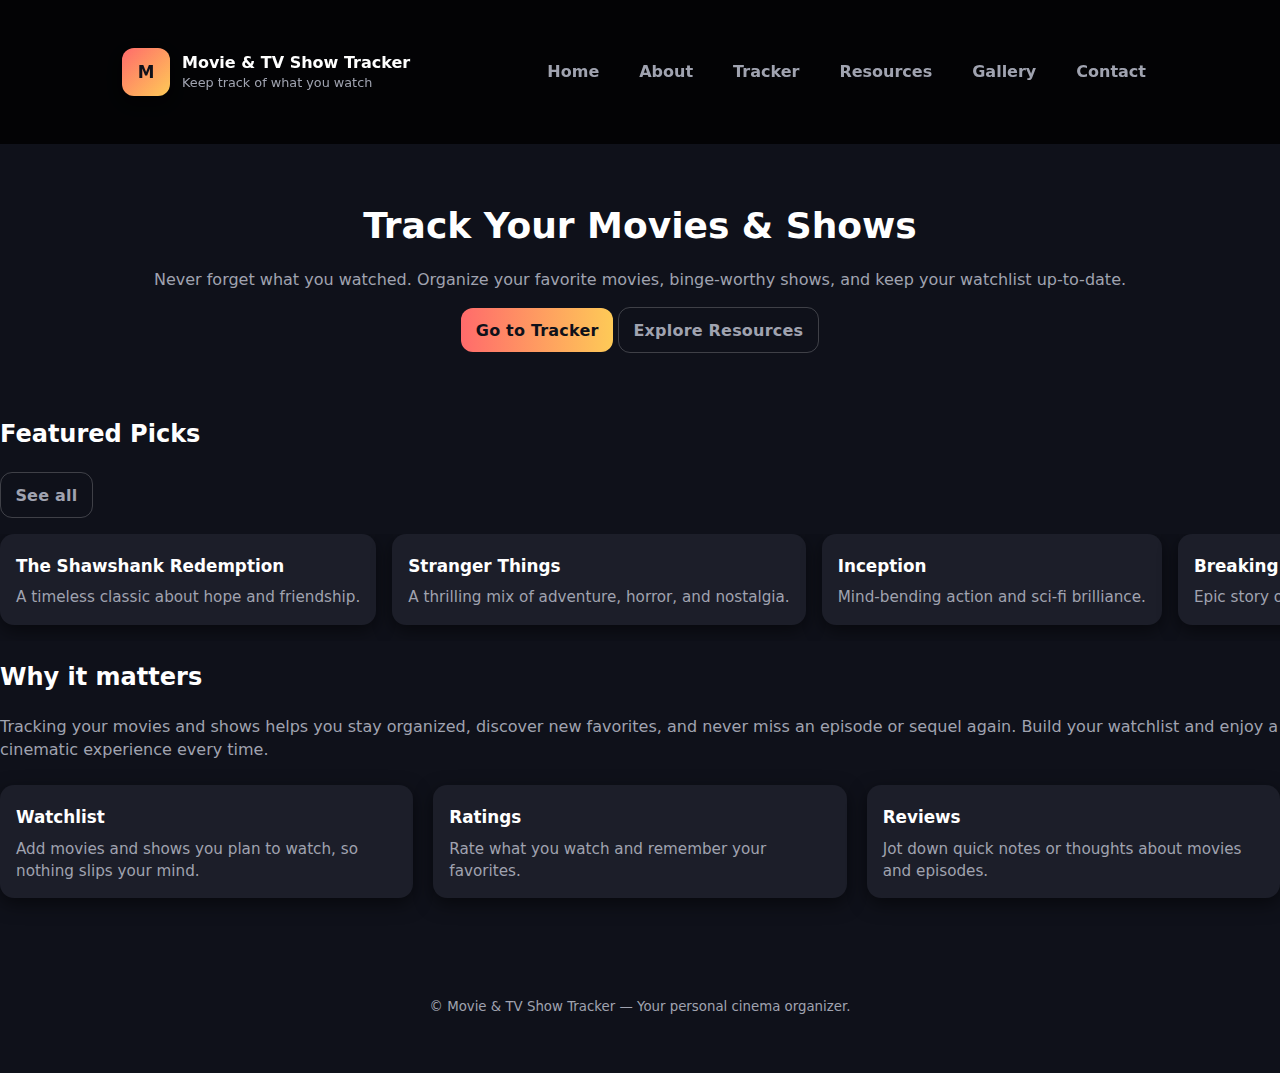
<file: index.html>
<!doctype html>
<html lang="en">
<head>
  <meta charset="utf-8" />
  <meta name="viewport" content="width=device-width,initial-scale=1" />
  <title>Movie & TV Show Tracker</title>
  <link rel="stylesheet" href="styles.css">
</head>
<body>
  <!-- Header / Nav -->
  <header class="site-header">
    <div class="container nav">
      <a class="brand" href="index.html">
        <div class="logo">M</div>
        <div>
          <div style="font-weight:800">Movie & TV Show Tracker</div>
          <div style="font-size:.8rem;color:var(--muted)">Keep track of what you watch</div>
        </div>
      </a>
      <nav class="navlinks">
        <a href="index.html">Home</a>
        <a href="about.html">About</a>
        <a href="tracker.html">Tracker</a>
        <a href="resources.html">Resources</a>
        <a href="gallery.html">Gallery</a>
        <a href="contact.html">Contact</a>
      </nav>
    </div>
  </header>

  <!-- Hero Section -->
  <section class="hero full-width-hero" style="background-image: url('https://images.unsplash.com/photo-1517602302552-471fe67acf66?q=80&w=1600&auto=format&fit=crop');">
    <div class="hero-overlay">
      <div class="hero-text container">
        <h1>Track Your Movies & Shows</h1>
        <p class="lead">Never forget what you watched. Organize your favorite movies, binge-worthy shows, and keep your watchlist up-to-date.</p>
        <div class="cta-row">
          <a href="tracker.html" class="btn btn-primary">Go to Tracker</a>
          <a href="resources.html" class="btn btn-ghost">Explore Resources</a>
        </div>
      </div>
    </div>
  </section>

  <!-- Featured Picks -->
  <section class="section">
    <div class="section-header">
      <h2>Featured Picks</h2>
      <a href="resources.html" class="btn btn-ghost">See all</a>
    </div>
    <div class="carousel">
      <div class="card-carousel">
        <div class="card">
          <h3>The Shawshank Redemption</h3>
          <p>A timeless classic about hope and friendship.</p>
        </div>
        <div class="card">
          <h3>Stranger Things</h3>
          <p>A thrilling mix of adventure, horror, and nostalgia.</p>
        </div>
        <div class="card">
          <h3>Inception</h3>
          <p>Mind-bending action and sci-fi brilliance.</p>
        </div>
        <div class="card">
          <h3>Breaking Bad</h3>
          <p>Epic story of transformation and suspense.</p>
        </div>
      </div>
    </div>
  </section>

  <!-- Why Track -->
  <section class="section why-track">
    <h2>Why it matters</h2>
    <p class="lead">Tracking your movies and shows helps you stay organized, discover new favorites, and never miss an episode or sequel again. Build your watchlist and enjoy a cinematic experience every time.</p>
  </section>

  <!-- Quick Tips -->
  <section class="section quick-tips">
    <div class="grid">
      <div class="card">
        <h3>Watchlist</h3>
        <p>Add movies and shows you plan to watch, so nothing slips your mind.</p>
      </div>
      <div class="card">
        <h3>Ratings</h3>
        <p>Rate what you watch and remember your favorites.</p>
      </div>
      <div class="card">
        <h3>Reviews</h3>
        <p>Jot down quick notes or thoughts about movies and episodes.</p>
      </div>
    </div>
  </section>

  <!-- Footer -->
  <footer class="site-footer">
    <div class="container"><small>© Movie & TV Show Tracker — Your personal cinema organizer.</small></div>
  </footer>
</body>
</html>
</file>
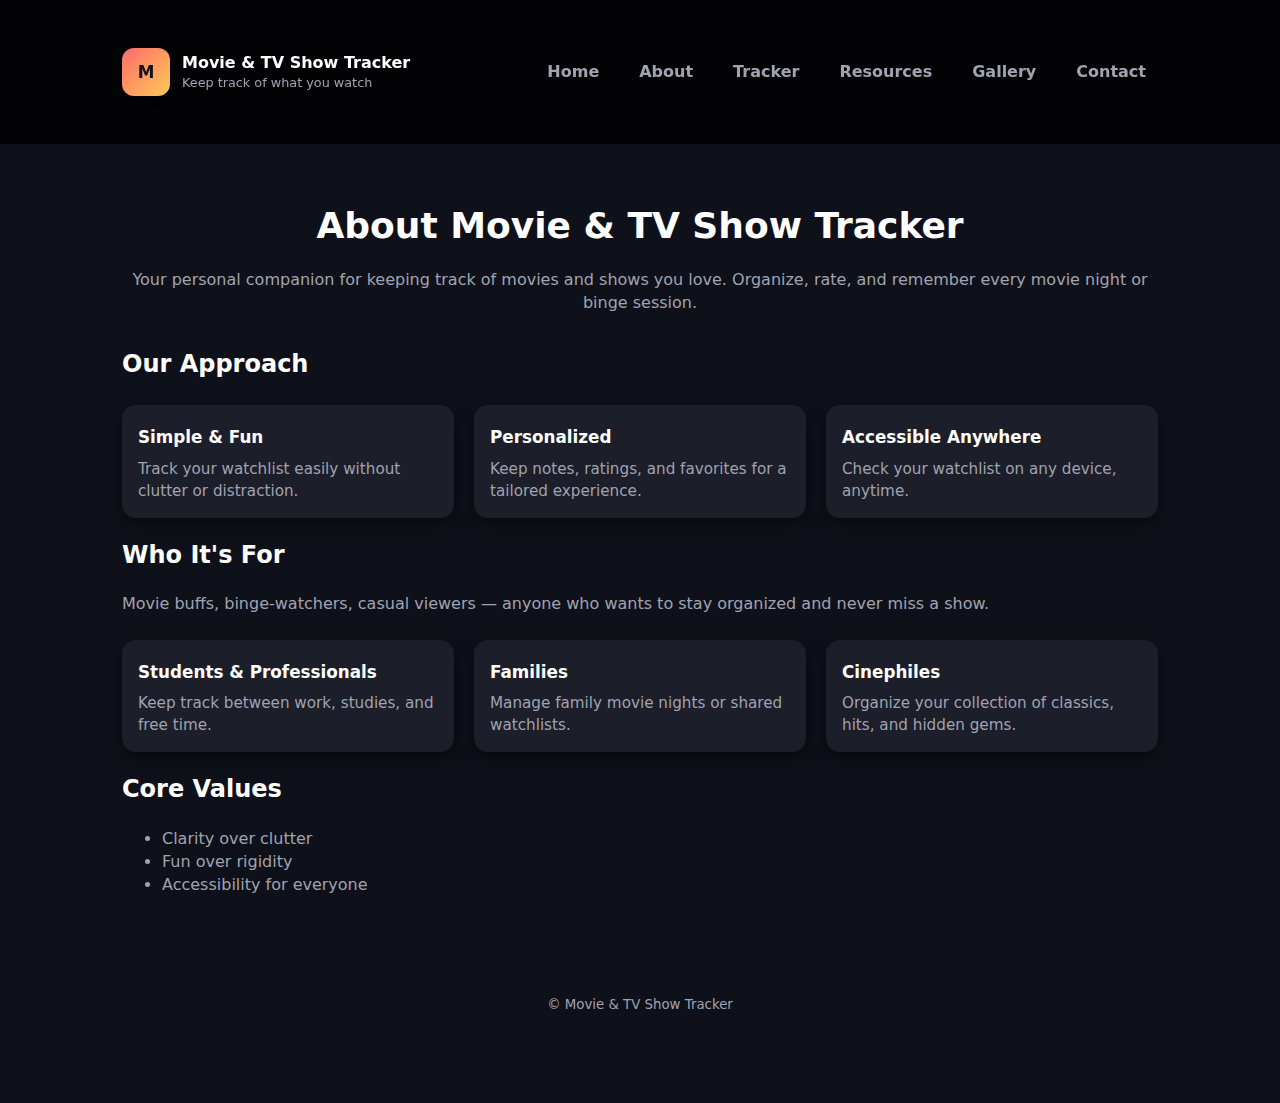
<file: about.html>
<!doctype html>
<html lang="en">
<head>
  <meta charset="utf-8" />
  <meta name="viewport" content="width=device-width,initial-scale=1" />
  <title>About — Movie & TV Show Tracker</title>
  <link rel="stylesheet" href="styles.css">
</head>
<body>
  <!-- Header / Nav -->
  <header class="site-header">
    <div class="container nav">
      <a class="brand" href="index.html">
        <div class="logo">M</div>
        <div>
          <div style="font-weight:800">Movie & TV Show Tracker</div>
          <div style="font-size:.8rem;color:var(--muted)">Keep track of what you watch</div>
        </div>
      </a>
      <nav class="navlinks">
        <a href="index.html">Home</a>
        <a href="about.html">About</a>
        <a href="tracker.html">Tracker</a>
        <a href="resources.html">Resources</a>
        <a href="gallery.html">Gallery</a>
        <a href="contact.html">Contact</a>
      </nav>
    </div>
  </header>

  <!-- About Section -->
  <main class="container">
    <section class="section about-hero">
      <h1>About Movie & TV Show Tracker</h1>
      <p class="lead">Your personal companion for keeping track of movies and shows you love. Organize, rate, and remember every movie night or binge session.</p>
    </section>

    <!-- Our Approach -->
    <section class="section">
      <h2>Our Approach</h2>
      <div class="grid">
        <div class="card">
          <h3>Simple & Fun</h3>
          <p class="muted">Track your watchlist easily without clutter or distraction.</p>
        </div>
        <div class="card">
          <h3>Personalized</h3>
          <p class="muted">Keep notes, ratings, and favorites for a tailored experience.</p>
        </div>
        <div class="card">
          <h3>Accessible Anywhere</h3>
          <p class="muted">Check your watchlist on any device, anytime.</p>
        </div>
      </div>
    </section>

    <!-- Who It's For -->
    <section class="section">
      <h2>Who It's For</h2>
      <p class="lead">Movie buffs, binge-watchers, casual viewers — anyone who wants to stay organized and never miss a show.</p>
      <div class="grid">
        <div class="card">
          <h3>Students & Professionals</h3>
          <p class="muted">Keep track between work, studies, and free time.</p>
        </div>
        <div class="card">
          <h3>Families</h3>
          <p class="muted">Manage family movie nights or shared watchlists.</p>
        </div>
        <div class="card">
          <h3>Cinephiles</h3>
          <p class="muted">Organize your collection of classics, hits, and hidden gems.</p>
        </div>
      </div>
    </section>

    <!-- Core Values -->
    <section class="section core-values">
      <h2>Core Values</h2>
      <ul style="color:var(--muted)">
        <li>Clarity over clutter</li>
        <li>Fun over rigidity</li>
        <li>Accessibility for everyone</li>
      </ul>
    </section>

    <!-- Footer -->
    <footer class="site-footer">
      <div class="container"><small>© Movie & TV Show Tracker</small></div>
    </footer>
  </main>
</body>
</html>
</file>
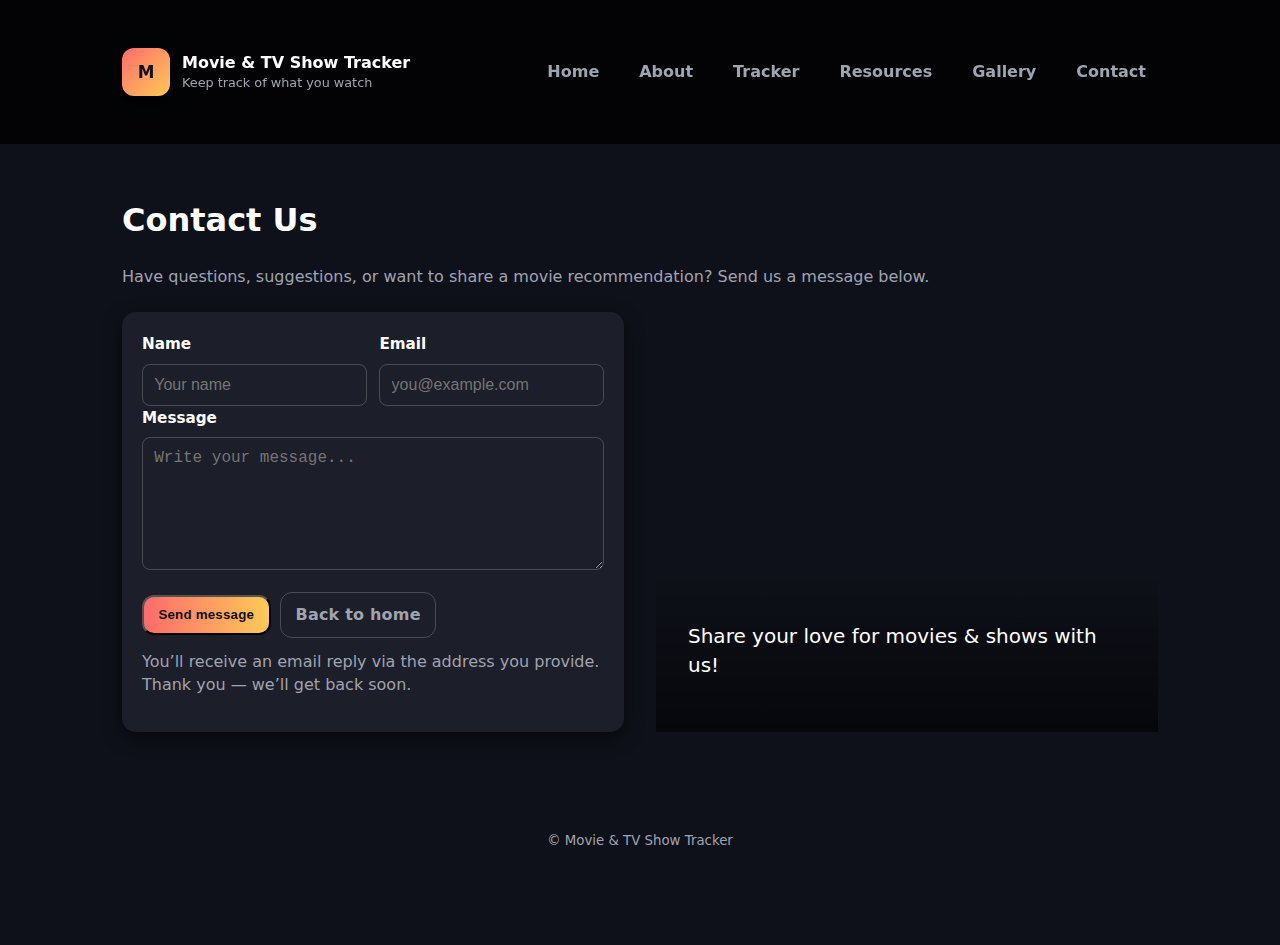
<file: contact.html>
<!doctype html>
<html lang="en">
<head>
  <meta charset="utf-8" />
  <meta name="viewport" content="width=device-width,initial-scale=1" />
  <title>Contact — Movie & TV Show Tracker</title>
  <link rel="stylesheet" href="styles.css">
</head>
<body>
  <!-- Header / Nav -->
  <header class="site-header">
    <div class="container nav">
      <a class="brand" href="index.html">
        <div class="logo">M</div>
        <div>
          <div style="font-weight:800">Movie & TV Show Tracker</div>
          <div style="font-size:.8rem;color:var(--muted)">Keep track of what you watch</div>
        </div>
      </a>
      <nav class="navlinks">
        <a href="index.html">Home</a>
        <a href="about.html">About</a>
        <a href="tracker.html">Tracker</a>
        <a href="resources.html">Resources</a>
        <a href="gallery.html">Gallery</a>
        <a href="contact.html">Contact</a>
      </nav>
    </div>
  </header>

  <main class="container">
    <section class="section contact-hero">
      <h1>Contact Us</h1>
      <p class="lead">Have questions, suggestions, or want to share a movie recommendation? Send us a message below.</p>
    </section>

    <!-- Contact Form + Illustration -->
    <section class="section contact-form-section">
      <div class="contact-grid">
        <!-- Form -->
        <div class="form-card">
          <form action="https://formspree.io/f/myznberg" method="POST">
            <div class="form-row">
              <div>
                <label for="name">Name</label>
                <input id="name" name="name" type="text" required placeholder="Your name">
              </div>
              <div>
                <label for="email">Email</label>
                <input id="email" name="email" type="email" required placeholder="you@example.com">
              </div>
            </div>

            <div class="form-row-full">
              <label for="message">Message</label>
              <textarea id="message" name="message" rows="6" required placeholder="Write your message..."></textarea>
            </div>

            <div style="margin-top:1rem;display:flex;gap:.6rem;flex-wrap:wrap;align-items:center">
              <button type="submit" class="btn btn-primary">Send message</button>
              <a href="index.html" class="btn btn-ghost" style="text-decoration:none">Back to home</a>
            </div>
          </form>
          <p style="color:var(--muted);margin-top:.75rem">You’ll receive an email reply via the address you provide. Thank you — we’ll get back soon.</p>
        </div>

        <!-- Illustration -->
        <div class="contact-illustration" style="background-image:url('https://images.unsplash.com/photo-1517602302552-471fe67acf66?q=80&w=1200&auto=format&fit=crop'); border-radius:12px;">
          <div class="overlay"><p style="color:white;font-size:1.25rem;padding:1rem;">Share your love for movies & shows with us!</p></div>
        </div>
      </div>
    </section>

    <!-- Footer -->
    <footer class="site-footer">
      <div class="container"><small>© Movie & TV Show Tracker</small></div>
    </footer>
  </main>
</body>
</html>
</file>
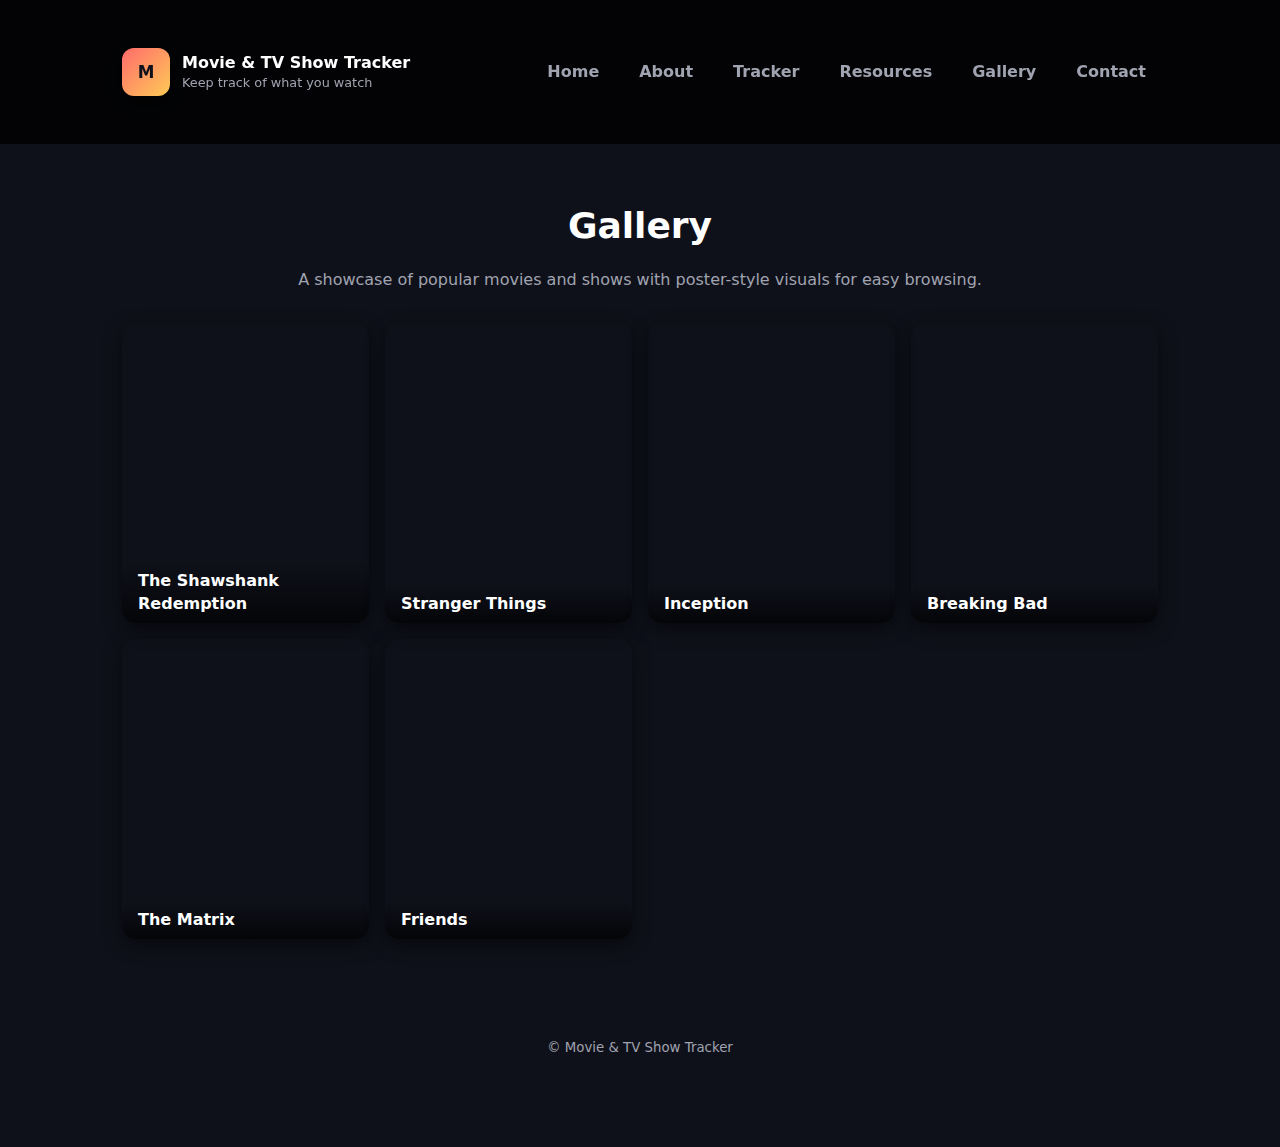
<file: gallery.html>
<!doctype html>
<html lang="en">
<head>
  <meta charset="utf-8" />
  <meta name="viewport" content="width=device-width,initial-scale=1" />
  <title>Gallery — Movie & TV Show Tracker</title>
  <link rel="stylesheet" href="styles.css">
</head>
<body>
  <!-- Header / Nav -->
  <header class="site-header">
    <div class="container nav">
      <a class="brand" href="index.html">
        <div class="logo">M</div>
        <div>
          <div style="font-weight:800">Movie & TV Show Tracker</div>
          <div style="font-size:.8rem;color:var(--muted)">Keep track of what you watch</div>
        </div>
      </a>
      <nav class="navlinks">
        <a href="index.html">Home</a>
        <a href="about.html">About</a>
        <a href="tracker.html">Tracker</a>
        <a href="resources.html">Resources</a>
        <a href="gallery.html">Gallery</a>
        <a href="contact.html">Contact</a>
      </nav>
    </div>
  </header>

  <main class="container">
    <!-- Gallery Hero -->
    <section class="section hero">
      <h1>Gallery</h1>
      <p class="lead">A showcase of popular movies and shows with poster-style visuals for easy browsing.</p>
    </section>

    <!-- Poster Grid -->
    <section class="section">
      <div class="gallery-grid poster-grid">
        <div class="gallery-item" style="background-image: url('https://images.unsplash.com/photo-1581905764498-0a6a6b0d776f?q=80&w=1200&auto=format&fit=crop');">
          <div class="overlay"><span>The Shawshank Redemption</span></div>
        </div>
        <div class="gallery-item" style="background-image: url('https://images.unsplash.com/photo-1605123456789-abcdef123456?q=80&w=1200&auto=format&fit=crop');">
          <div class="overlay"><span>Stranger Things</span></div>
        </div>
        <div class="gallery-item" style="background-image: url('https://images.unsplash.com/photo-1581905764498-0a6a6b0d776f?q=80&w=1200&auto=format&fit=crop');">
          <div class="overlay"><span>Inception</span></div>
        </div>
        <div class="gallery-item" style="background-image: url('https://images.unsplash.com/photo-1605123456789-abcdef123456?q=80&w=1200&auto=format&fit=crop');">
          <div class="overlay"><span>Breaking Bad</span></div>
        </div>
        <div class="gallery-item" style="background-image: url('https://images.unsplash.com/photo-1581905764498-0a6a6b0d776f?q=80&w=1200&auto=format&fit=crop');">
          <div class="overlay"><span>The Matrix</span></div>
        </div>
        <div class="gallery-item" style="background-image: url('https://images.unsplash.com/photo-1605123456789-abcdef123456?q=80&w=1200&auto=format&fit=crop');">
          <div class="overlay"><span>Friends</span></div>
        </div>
      </div>
    </section>

    <!-- Footer -->
    <footer class="site-footer">
      <div class="container"><small>© Movie & TV Show Tracker</small></div>
    </footer>
  </main>
</body>
</html>
</file>
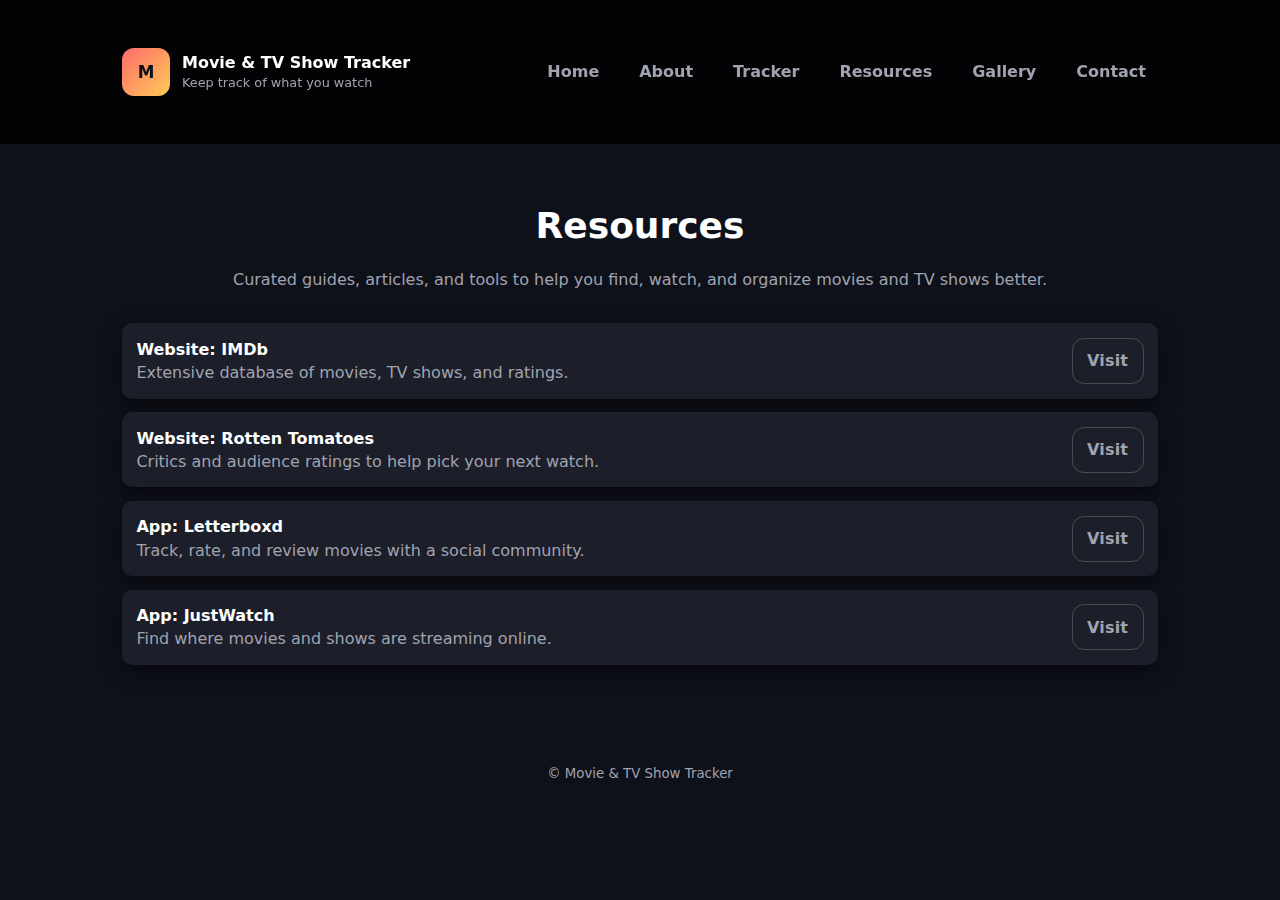
<file: resources.html>
<!doctype html>
<html lang="en">
<head>
  <meta charset="utf-8" />
  <meta name="viewport" content="width=device-width,initial-scale=1" />
  <title>Resources — Movie & TV Show Tracker</title>
  <link rel="stylesheet" href="styles.css">
</head>
<body>
  <!-- Header / Nav -->
  <header class="site-header">
    <div class="container nav">
      <a class="brand" href="index.html">
        <div class="logo">M</div>
        <div>
          <div style="font-weight:800">Movie & TV Show Tracker</div>
          <div style="font-size:.8rem;color:var(--muted)">Keep track of what you watch</div>
        </div>
      </a>
      <nav class="navlinks">
        <a href="index.html">Home</a>
        <a href="about.html">About</a>
        <a href="tracker.html">Tracker</a>
        <a href="resources.html">Resources</a>
        <a href="gallery.html">Gallery</a>
        <a href="contact.html">Contact</a>
      </nav>
    </div>
  </header>

  <main class="container">
    <!-- Resources Hero -->
    <section class="section hero">
      <h1>Resources</h1>
      <p class="lead">Curated guides, articles, and tools to help you find, watch, and organize movies and TV shows better.</p>
    </section>

    <!-- Resources List -->
    <section class="section">
      <div class="resources-list">
        <div class="resource">
          <div>
            <strong>Website: IMDb</strong>
            <div style="color:var(--muted)">Extensive database of movies, TV shows, and ratings.</div>
          </div>
          <a class="btn btn-ghost" href="https://www.imdb.com" target="_blank" rel="noopener">Visit</a>
        </div>

        <div class="resource">
          <div>
            <strong>Website: Rotten Tomatoes</strong>
            <div style="color:var(--muted)">Critics and audience ratings to help pick your next watch.</div>
          </div>
          <a class="btn btn-ghost" href="https://www.rottentomatoes.com" target="_blank" rel="noopener">Visit</a>
        </div>

        <div class="resource">
          <div>
            <strong>App: Letterboxd</strong>
            <div style="color:var(--muted)">Track, rate, and review movies with a social community.</div>
          </div>
          <a class="btn btn-ghost" href="https://letterboxd.com" target="_blank" rel="noopener">Visit</a>
        </div>

        <div class="resource">
          <div>
            <strong>App: JustWatch</strong>
            <div style="color:var(--muted)">Find where movies and shows are streaming online.</div>
          </div>
          <a class="btn btn-ghost" href="https://www.justwatch.com" target="_blank" rel="noopener">Visit</a>
        </div>
      </div>
    </section>

    <!-- Footer -->
    <footer class="site-footer">
      <div class="container"><small>© Movie & TV Show Tracker</small></div>
    </footer>
  </main>
</body>
</html>
</file>
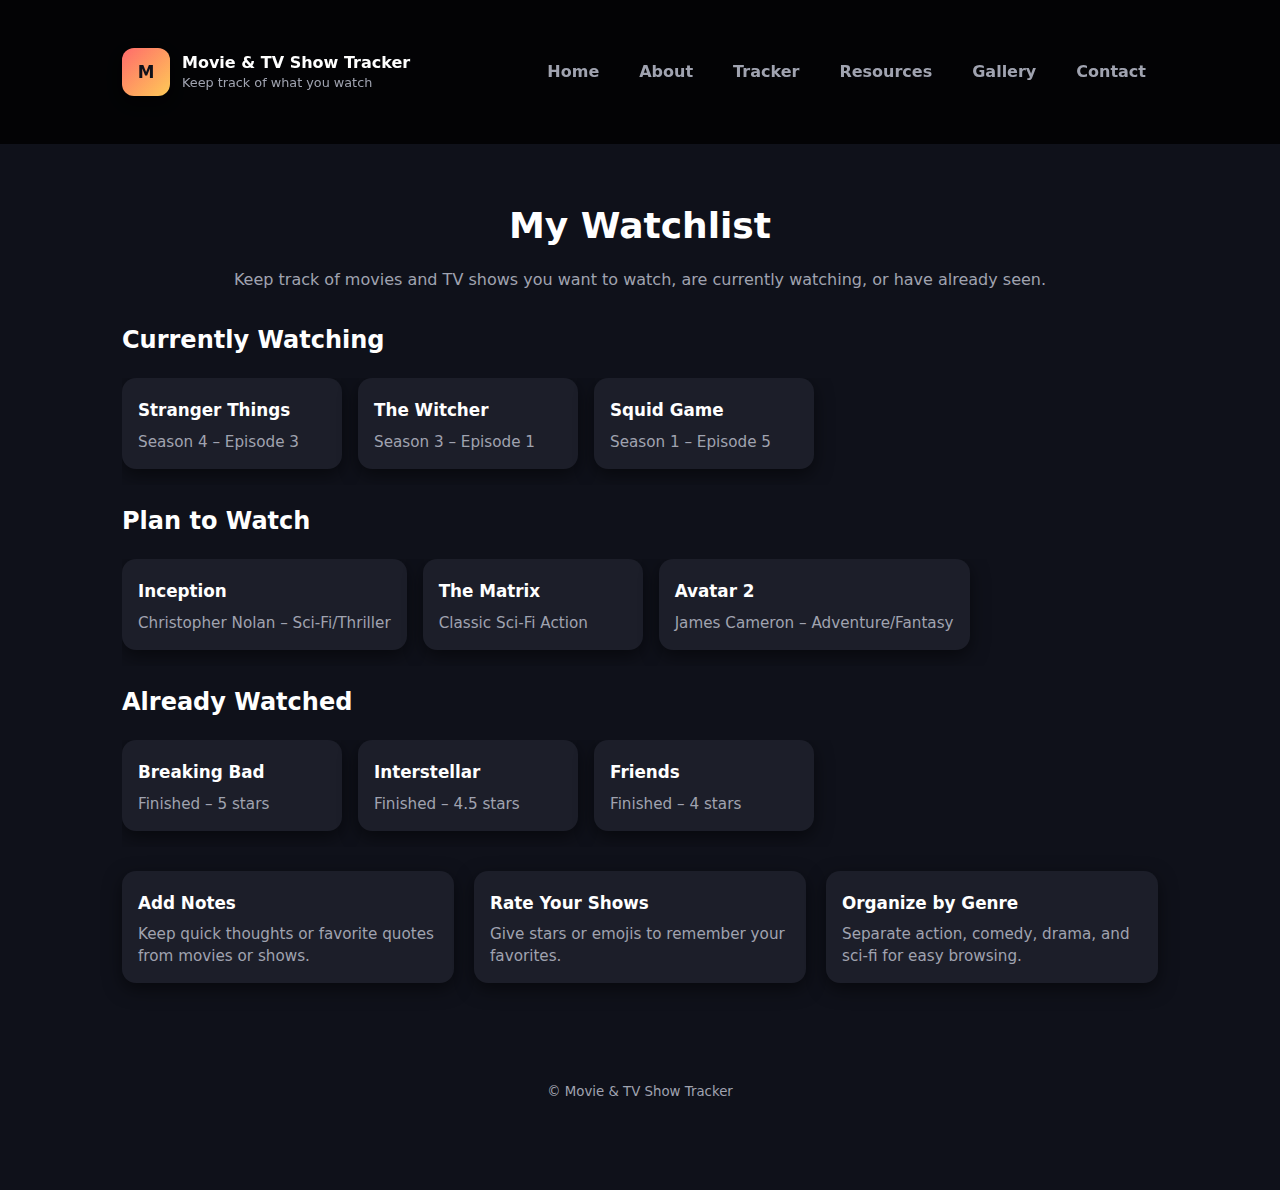
<file: tracker.html>
<!doctype html>
<html lang="en">
<head>
  <meta charset="utf-8" />
  <meta name="viewport" content="width=device-width,initial-scale=1" />
  <title>Tracker — Movie & TV Show Tracker</title>
  <link rel="stylesheet" href="styles.css">
</head>
<body>
  <!-- Header / Nav -->
  <header class="site-header">
    <div class="container nav">
      <a class="brand" href="index.html">
        <div class="logo">M</div>
        <div>
          <div style="font-weight:800">Movie & TV Show Tracker</div>
          <div style="font-size:.8rem;color:var(--muted)">Keep track of what you watch</div>
        </div>
      </a>
      <nav class="navlinks">
        <a href="index.html">Home</a>
        <a href="about.html">About</a>
        <a href="tracker.html">Tracker</a>
        <a href="resources.html">Resources</a>
        <a href="gallery.html">Gallery</a>
        <a href="contact.html">Contact</a>
      </nav>
    </div>
  </header>

  <main class="container">
    <!-- Tracker Hero -->
    <section class="section hero">
      <h1>My Watchlist</h1>
      <p class="lead">Keep track of movies and TV shows you want to watch, are currently watching, or have already seen.</p>
    </section>

    <!-- Watchlist Cards -->
    <section class="section">
      <h2>Currently Watching</h2>
      <div class="card-carousel">
        <div class="card">
          <h3>Stranger Things</h3>
          <p>Season 4 – Episode 3</p>
        </div>
        <div class="card">
          <h3>The Witcher</h3>
          <p>Season 3 – Episode 1</p>
        </div>
        <div class="card">
          <h3>Squid Game</h3>
          <p>Season 1 – Episode 5</p>
        </div>
      </div>
    </section>

    <section class="section">
      <h2>Plan to Watch</h2>
      <div class="card-carousel">
        <div class="card">
          <h3>Inception</h3>
          <p>Christopher Nolan – Sci-Fi/Thriller</p>
        </div>
        <div class="card">
          <h3>The Matrix</h3>
          <p>Classic Sci-Fi Action</p>
        </div>
        <div class="card">
          <h3>Avatar 2</h3>
          <p>James Cameron – Adventure/Fantasy</p>
        </div>
      </div>
    </section>

    <section class="section">
      <h2>Already Watched</h2>
      <div class="card-carousel">
        <div class="card">
          <h3>Breaking Bad</h3>
          <p>Finished – 5 stars</p>
        </div>
        <div class="card">
          <h3>Interstellar</h3>
          <p>Finished – 4.5 stars</p>
        </div>
        <div class="card">
          <h3>Friends</h3>
          <p>Finished – 4 stars</p>
        </div>
      </div>
    </section>

    <!-- Quick Tips -->
    <section class="section quick-tips">
      <div class="grid">
        <div class="card">
          <h3>Add Notes</h3>
          <p>Keep quick thoughts or favorite quotes from movies or shows.</p>
        </div>
        <div class="card">
          <h3>Rate Your Shows</h3>
          <p>Give stars or emojis to remember your favorites.</p>
        </div>
        <div class="card">
          <h3>Organize by Genre</h3>
          <p>Separate action, comedy, drama, and sci-fi for easy browsing.</p>
        </div>
      </div>
    </section>

    <!-- Footer -->
    <footer class="site-footer">
      <div class="container"><small>© Movie & TV Show Tracker</small></div>
    </footer>
  </main>
</body>
</html>
</file>
<file: styles.css>
:root{
  --bg: #0f111a; /* dark cinematic background */
  --card: #1c1e29; /* dark card */
  --muted: #a0a3b0; /* light muted text */
  --accent: #ff6b6b; /* accent red */
  --accent-2: #feca57; /* accent yellow */
  --radius: 14px;
  --container: 1100px;
  --shadow: 0 6px 18px rgba(0,0,0,0.5);
  --gap: 1.25rem;
  font-family: "Inter", ui-sans-serif, system-ui, -apple-system, "Segoe UI", Roboto, "Helvetica Neue", Arial;
}

*{box-sizing:border-box;}
html, body{height:100%; margin:0; background:var(--bg); color:#fff; line-height:1.45; font-smooth: auto;}
.container{max-width:var(--container);margin:0 auto;padding:2rem;}

/* Header / Nav */
.site-header{
  background:rgba(0,0,0,0.8);
  padding:1rem 0;
  position:sticky;
  top:0;
  z-index:40;
  backdrop-filter: blur(6px);
}
.nav{
  display:flex;
  align-items:center;
  justify-content:space-between;
}
.brand{
  display:flex;
  align-items:center;
  gap:.75rem;
  text-decoration:none;
  color:white;
}
.logo{
  width:48px;
  height:48px;
  border-radius:12px;
  display:inline-grid;
  place-items:center;
  background: linear-gradient(135deg,var(--accent),var(--accent-2));
  box-shadow:var(--shadow);
  color:#0f111a;
  font-weight:700;
  font-size:1.05rem;
}
.navlinks{
  display:flex;
  gap:1rem;
  align-items:center;
}
.navlinks a{
  text-decoration:none;
  color:var(--muted);
  padding:.5rem .75rem;
  border-radius:10px;
  font-weight:600;
}
.navlinks a:hover{color:white;background:rgba(255,255,255,0.1);}

/* Hero sections */
.hero, .about-hero{
  text-align:center;
  margin-bottom:2rem;
}
.hero h1, .about-hero h1{font-size:2.25rem;margin-bottom:.5rem;}
.lead{color:var(--muted); font-size:1rem; margin-bottom:1rem;}

/* Grid and Cards */
.grid{
  display:grid;
  grid-template-columns:repeat(auto-fit,minmax(220px,1fr));
  gap:var(--gap);
  margin-top:1.5rem;
}
.card{
  background:var(--card);
  border-radius:var(--radius);
  padding:1rem;
  box-shadow:var(--shadow);
}
.card h3{margin:.25rem 0 .5rem;font-size:1.05rem;}
.card p{margin:0;color:var(--muted);font-size:.95rem;}

/* Buttons */
.btn{
  display:inline-block;
  padding:.65rem .9rem;
  border-radius:12px;
  text-decoration:none;
  font-weight:700;
  letter-spacing:.2px;
  transition: all 0.3s;
}
.btn-primary{background:linear-gradient(90deg,var(--accent),var(--accent-2)); color:#0f111a;}
.btn-primary:hover{opacity:.85;}
.btn-ghost{background:transparent;border:1px solid rgba(255,255,255,0.2); color:var(--muted);}
.btn-ghost:hover{color:white; border-color:var(--accent);}

/* Watchlist horizontal cards */
.card-carousel{
  display:flex;
  gap:1rem;
  overflow-x:auto;
  padding-bottom:1rem;
  margin-top:1rem;
}
.card-carousel .card{
  min-width:220px;
  flex-shrink:0;
}

/* Gallery / Posters */
.gallery-grid{
  display:grid;
  grid-template-columns:repeat(auto-fit,minmax(200px,1fr));
  gap:1rem;
}
.gallery-item{
  position:relative;
  height:300px;
  background-size:cover;
  background-position:center;
  border-radius:var(--radius);
  box-shadow:var(--shadow);
  display:flex;
  align-items:flex-end;
}
.gallery-item .overlay{
  width:100%;
  background: linear-gradient(0deg, rgba(0,0,0,0.7), transparent);
  padding:.5rem 1rem;
  color:white;
  font-weight:600;
  font-size:1rem;
  border-radius:var(--radius);
}

/* Resources list */
.resources-list{display:flex;flex-direction:column;gap:.85rem;margin-top:1rem;}
.resource{
  background:var(--card);
  padding:.9rem;
  border-radius:10px;
  display:flex;
  justify-content:space-between;
  align-items:center;
  box-shadow:var(--shadow);
}

/* Contact form */
.contact-grid{
  display:grid;
  grid-template-columns:1fr 1fr;
  gap:2rem;
  align-items:center;
  margin-top:1.5rem;
}
.form-card{
  background:var(--card);
  padding:1.25rem;
  border-radius:var(--radius);
  box-shadow:var(--shadow);
}
input[type="text"], input[type="email"], textarea{
  width:100%;
  padding:.7rem;
  border:1px solid rgba(255,255,255,0.2);
  border-radius:8px;
  font-size:1rem;
  margin-top:.5rem;
  resize:vertical;
  background:transparent;
  color:white;
}
label{font-weight:600;color:white;font-size:.95rem;}
.form-row{display:grid;grid-template-columns:1fr 1fr; gap:.8rem;}
.form-row-full{display:block;}
.contact-illustration{
  background-size:cover;
  background-position:center;
  border-radius:var(--radius);
  height:100%;
  min-height:320px;
  display:flex;
  align-items:flex-end;
}
.contact-illustration .overlay{
  background: linear-gradient(0deg, rgba(0,0,0,0.6), transparent);
  width:100%;
  padding:1rem;
}

/* Footer */
.site-footer{
  margin-top:2.5rem;
  padding:1.5rem 0;
  color:var(--muted);
  text-align:center;
}

/* Responsive */
@media(max-width:980px){
  .contact-grid{grid-template-columns:1fr;}
  .card-carousel{flex-wrap:wrap;overflow-x:visible;}
}
@media(max-width:560px){
  .container{padding:1rem;}
  .hero h1, .about-hero h1{font-size:1.75rem;}
}
</file>
